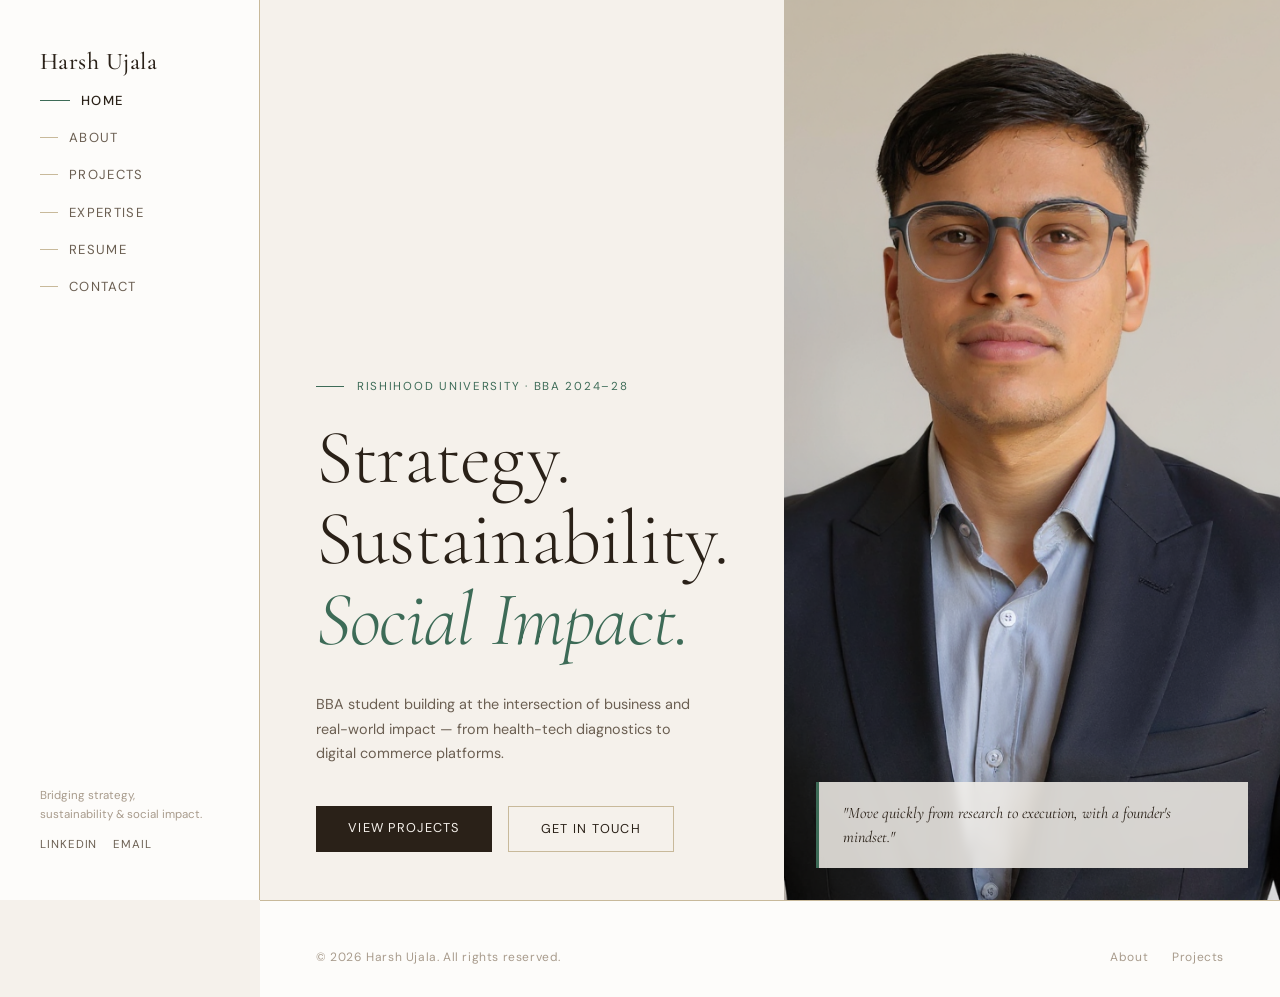
<file: index.html>
<!DOCTYPE html>
<html lang="en">
<head>
  <meta charset="UTF-8">
  <meta name="viewport" content="width=device-width, initial-scale=1.0">
  <title>Harsh Ujala — BBA Student & Business Thinker</title>
  <link rel="stylesheet" href="style.css">
</head>
<body>

  <!-- SIDEBAR -->
  <aside class="sidebar">
    <a href="index.html" class="sidebar-brand">Harsh Ujala</a>
    <a> 
    
    
    </a>
   
    
    <nav class="sidebar-nav">
      <a href="index.html">Home</a>
      <a href="about.html">About</a>
      <a href="projects.html">Projects</a>
      <a href="skills.html" >Expertise</a>
      <a href="resume.html">Resume</a>
      <a href="contact.html">Contact</a>
      
    </nav>
    <div class="sidebar-bottom">
      <p>Bridging strategy,<br>sustainability &amp; social impact.</p>
      <div class="sidebar-socials">
        <a href="https://linkedin.com/in/harsh-ujala-b54bb031b" target="_blank">LinkedIn</a>
        <a href="mailto:harsh.ujala.2024@makers.rishihood.edu.in">Email</a>
      </div>
    </div>
  </aside>

  <!-- HAMBURGER -->
  <button class="hamburger" id="hamburger" aria-label="Toggle menu">
    <span></span><span></span><span></span>
  </button>

  <!-- MAIN -->
  <div class="page-wrap">

    <!-- HERO -->
    <section class="hero" id="home" style="border-top:none; padding:0;">
      <div class="hero-top">

        <div class="hero-left fade-up">
          <span class="hero-eyebrow">Rishihood University · BBA 2024–28</span>
          <h1 class="hero-title">
            Strategy.<br>
            Sustainability.<br>
            <em>Social Impact.</em>
          </h1>
          <p class="hero-subtitle">
            BBA student building at the intersection of business and real-world impact —
            from health-tech diagnostics to digital commerce platforms.
          </p>
          <div class="hero-ctas">
            <a href="projects.html" class="btn-primary">View Projects</a>
            <a href="contact.html" class="btn-outline">Get in Touch</a>
          </div>
        </div>

        <div class="hero-right">
          <img src="profile.png" alt="Harsh Ujala">
          <div class="hero-right-overlay">
            <p>"Move quickly from research to execution, with a founder's mindset."</p>
          </div>
        </div>

      </div>
    </section>

    <!-- ABOUT STRIP -->

    <!-- SKILLS STRIP -->

    <!-- FOOTER -->
    <footer class="site-footer">
      <span class="footer-copy">&copy; <span class="footer-year"></span> Harsh Ujala. All rights reserved.</span>
      <div class="footer-links">
        <a href="about.html">About</a>
        <a href="projects.html">Projects</a>
      </div>
    </footer>

  </div>

  <a href="#" class="back-top" aria-label="Back to top">↑</a>
  <script src="script.js"></script>
</body>
</html>
</file>
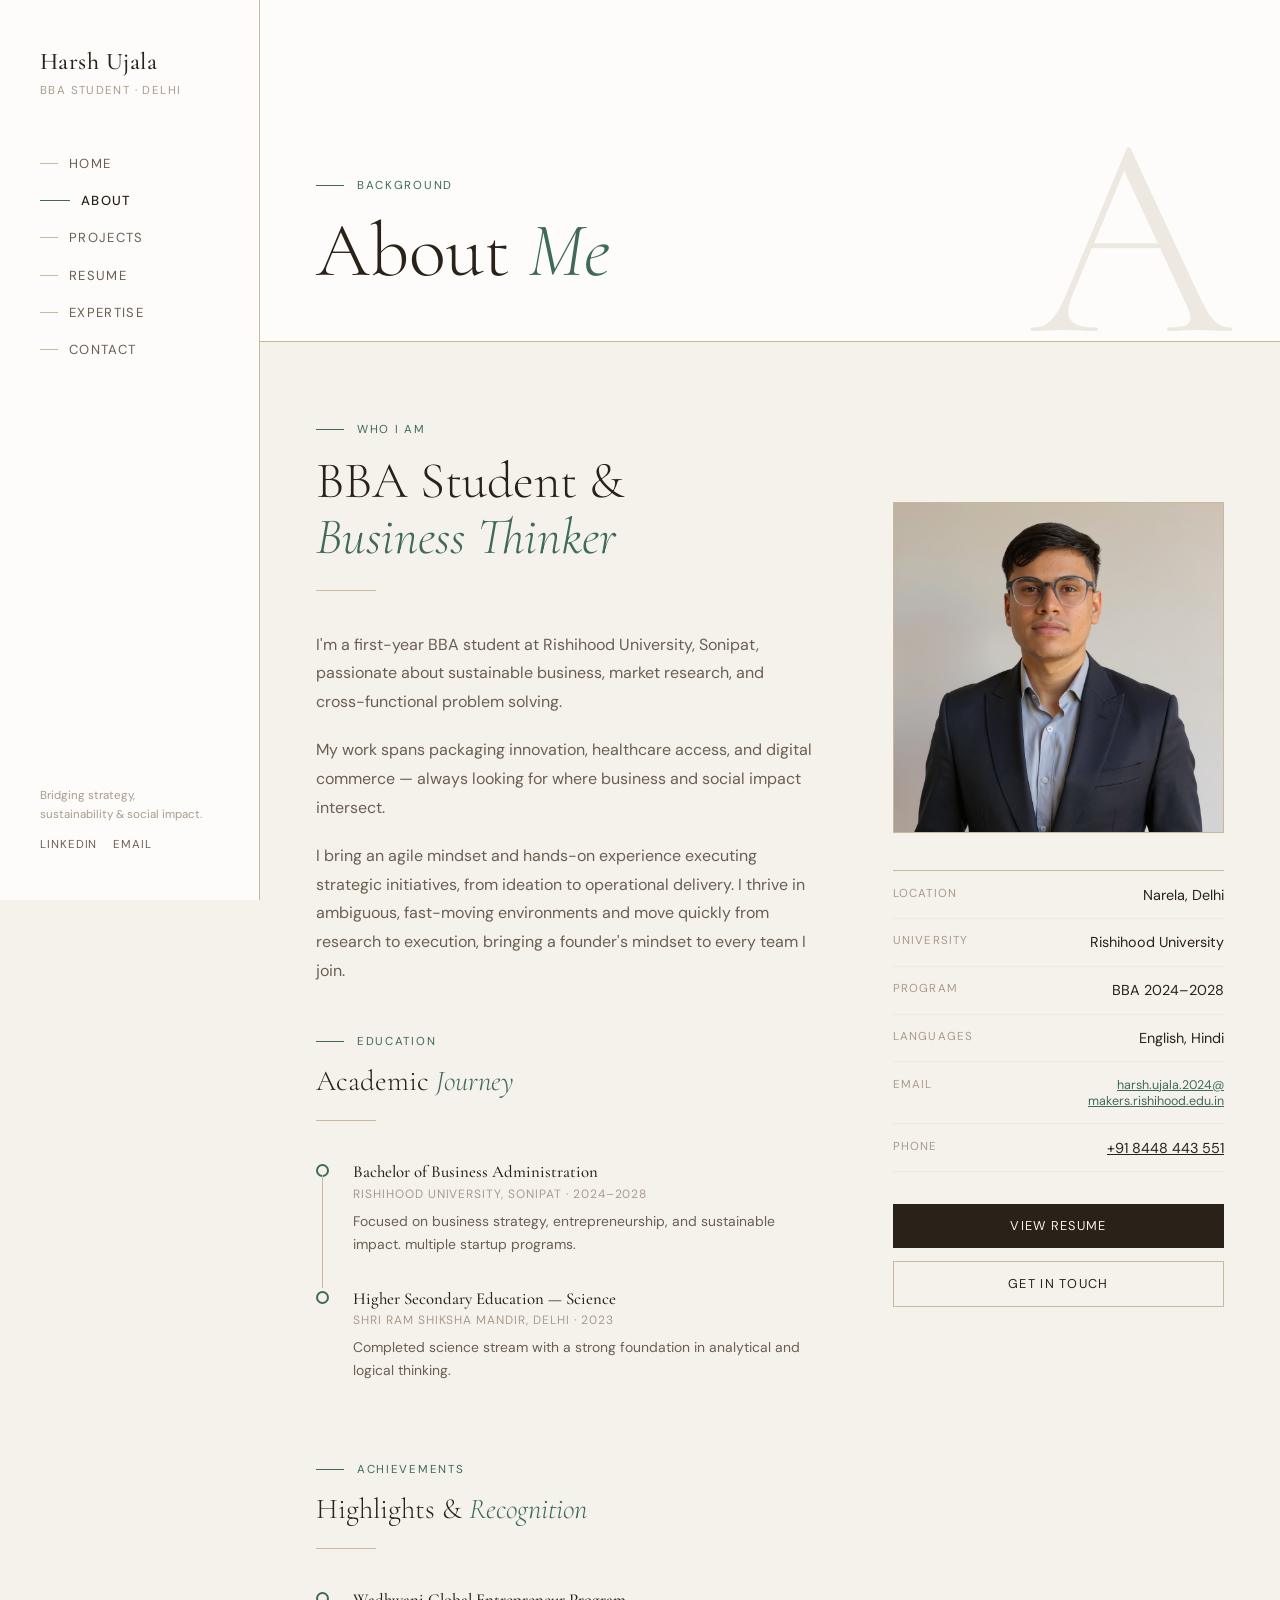
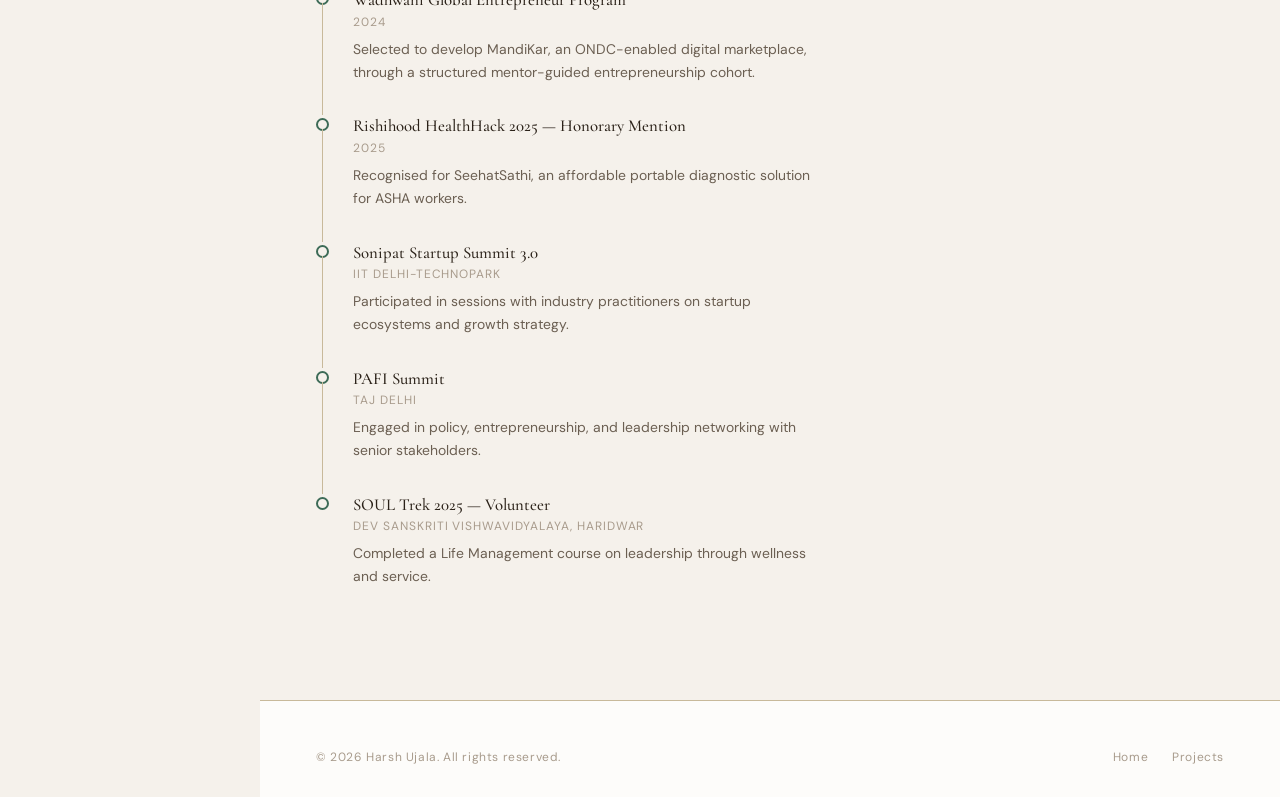
<file: about.html>
<!DOCTYPE html>
<html lang="en">
<head>
  <meta charset="UTF-8">
  <meta name="viewport" content="width=device-width, initial-scale=1.0">
  <title>About — Harsh Ujala</title>
  <link rel="stylesheet" href="style.css">
</head>
<body>

  <aside class="sidebar">
    <a href="index.html" class="sidebar-brand">Harsh Ujala</a>
    <p class="sidebar-tagline">BBA Student · Delhi</p>
    <nav class="sidebar-nav">
      <a href="index.html">Home</a>
      <a href="about.html" class="active">About</a>
      <a href="projects.html">Projects</a>
      <a href="resume.html">Resume</a>
      <a href="skills.html">Expertise</a>
      <a href="contact.html">Contact</a>
      
    </nav>
    <div class="sidebar-bottom">
      <p>Bridging strategy,<br>sustainability &amp; social impact.</p>
      <div class="sidebar-socials">
        <a href="https://linkedin.com/in/harsh-ujala-b54bb031b" target="_blank">LinkedIn</a>
        <a href="mailto:harsh.ujala.2024@makers.rishihood.edu.in">Email</a>
      </div>
    </div>
  </aside>

  <button class="hamburger" id="hamburger" aria-label="Toggle menu">
    <span></span><span></span><span></span>
  </button>

  <div class="page-wrap">

    <div class="page-banner" data-letter="A">
      <div class="banner-content">
        <span class="section-eyebrow">Background</span>
        <h1 class="section-title" style="font-size: clamp(3rem,6vw,5rem); margin-bottom:0;">About <em>Me</em></h1>
      </div>
    </div>

    <div class="about-page-grid">

      <div class="about-page-text fade-up">
        <span class="section-eyebrow">Who I Am</span>
        <h2 class="section-title">BBA Student &amp;<br><em>Business Thinker</em></h2>
        <div class="rule"></div>

        <p>
          I'm a first-year BBA student at Rishihood University, Sonipat, passionate about sustainable business,
          market research, and cross-functional problem solving.
        </p>
        <p>
          My work spans packaging innovation, healthcare access, and digital commerce —
          always looking for where business and social impact intersect.
        </p>
        <p>
          I bring an agile mindset and hands-on experience executing strategic initiatives,
          from ideation to operational delivery. I thrive in ambiguous, fast-moving environments
          and move quickly from research to execution, bringing a founder's mindset to every team I join.
        </p>

        <div style="margin-top: 3rem;">
          <span class="section-eyebrow">Education</span>
          <h3 class="section-title" style="font-size: 1.8rem; margin-bottom: 0.5rem;">Academic <em>Journey</em></h3>
          <div class="rule"></div>

          <div class="timeline">
            <div class="timeline-item">
              <div class="timeline-dot"></div>
              <div class="timeline-body">
                <h4>Bachelor of Business Administration</h4>
                <span>Rishihood University, Sonipat · 2024–2028</span>
                <p>Focused on business strategy, entrepreneurship, and sustainable impact. multiple startup programs.</p>
              </div>
            </div>

            <div class="timeline-item">
              <div class="timeline-dot"></div>
              <div class="timeline-body">
                <h4>Higher Secondary Education — Science</h4>
                <span>Shri Ram Shiksha Mandir, Delhi · 2023</span>
                <p>Completed science stream with a strong foundation in analytical and logical thinking.</p>
              </div>
            </div>
          </div>
        </div>

        <div style="margin-top: 3rem;">
          <span class="section-eyebrow">Achievements</span>
          <h3 class="section-title" style="font-size: 1.8rem; margin-bottom: 0.5rem;">Highlights &amp; <em>Recognition</em></h3>
          <div class="rule"></div>

          <div class="timeline">
            <div class="timeline-item">
              <div class="timeline-dot"></div>
              <div class="timeline-body">
                <h4>Wadhwani Global Entrepreneur Program</h4>
                <span>2024</span>
                <p>Selected to develop MandiKar, an ONDC-enabled digital marketplace, through a structured mentor-guided entrepreneurship cohort.</p>
              </div>
            </div>
            <div class="timeline-item">
              <div class="timeline-dot"></div>
              <div class="timeline-body">
                <h4>Rishihood HealthHack 2025 — Honorary Mention</h4>
                <span>2025</span>
                <p>Recognised for SeehatSathi, an affordable portable diagnostic solution for ASHA workers.</p>
              </div>
            </div>
            <div class="timeline-item">
              <div class="timeline-dot"></div>
              <div class="timeline-body">
                <h4>Sonipat Startup Summit 3.0</h4>
                <span>IIT Delhi-Technopark</span>
                <p>Participated in sessions with industry practitioners on startup ecosystems and growth strategy.</p>
              </div>
            </div>
            <div class="timeline-item">
              <div class="timeline-dot"></div>
              <div class="timeline-body">
                <h4>PAFI Summit</h4>
                <span>Taj Delhi</span>
                <p>Engaged in policy, entrepreneurship, and leadership networking with senior stakeholders.</p>
              </div>
            </div>
            <div class="timeline-item">
              <div class="timeline-dot"></div>
              <div class="timeline-body">
                <h4>SOUL Trek 2025 — Volunteer</h4>
                <span>Dev Sanskriti Vishwavidyalaya, Haridwar</span>
                <p>Completed a Life Management course on leadership through wellness and service.</p>
              </div>
            </div>
          </div>
        </div>
      </div>

      <!-- RIGHT SIDEBAR -->
      <aside class="fade-up" style="padding-top: 5rem;">
        <img src="profile.png" alt="Harsh Ujala"
             style="width:100%; object-fit:cover; margin-bottom: 2rem; border: 1px solid var(--sand);">

        <div class="info-list">
          <div class="info-item"><span class="info-lbl">Location</span><span class="info-val">Narela, Delhi</span></div>
          <div class="info-item"><span class="info-lbl">University</span><span class="info-val">Rishihood University</span></div>
          <div class="info-item"><span class="info-lbl">Program</span><span class="info-val">BBA 2024–2028</span></div>
          <div class="info-item"><span class="info-lbl">Languages</span><span class="info-val">English, Hindi</span></div>
          <div class="info-item">
            <span class="info-lbl">Email</span>
            <span class="info-val" style="font-size:0.78rem;">
              <a href="mailto:harsh.ujala.2024@makers.rishihood.edu.in" style="color:var(--accent);">
                harsh.ujala.2024@<br>makers.rishihood.edu.in
              </a>
            </span>
          </div>
          <div class="info-item">
            <span class="info-lbl">Phone</span>
            <span class="info-val"><a href="tel:+918448443551" style="color:var(--ink);">+91 8448 443 551</a></span>
          </div>
        </div>

        <div style="margin-top:2rem; display:flex; flex-direction:column; gap:0.8rem;">
          <a href="resume.html" class="btn-primary" style="text-align:center;">View Resume</a>
          <a href="contact.html" class="btn-outline" style="text-align:center;">Get in Touch</a>
        </div>
      </aside>

    </div>

    <footer class="site-footer">
      <span class="footer-copy">&copy; <span class="footer-year"></span> Harsh Ujala. All rights reserved.</span>
      <div class="footer-links">
        <a href="index.html">Home</a>
        <a href="projects.html">Projects</a>
      </div>
    </footer>

  </div>

  <a href="#" class="back-top" aria-label="Back to top">↑</a>
  <script src="script.js"></script>
</body>
</html>
</file>
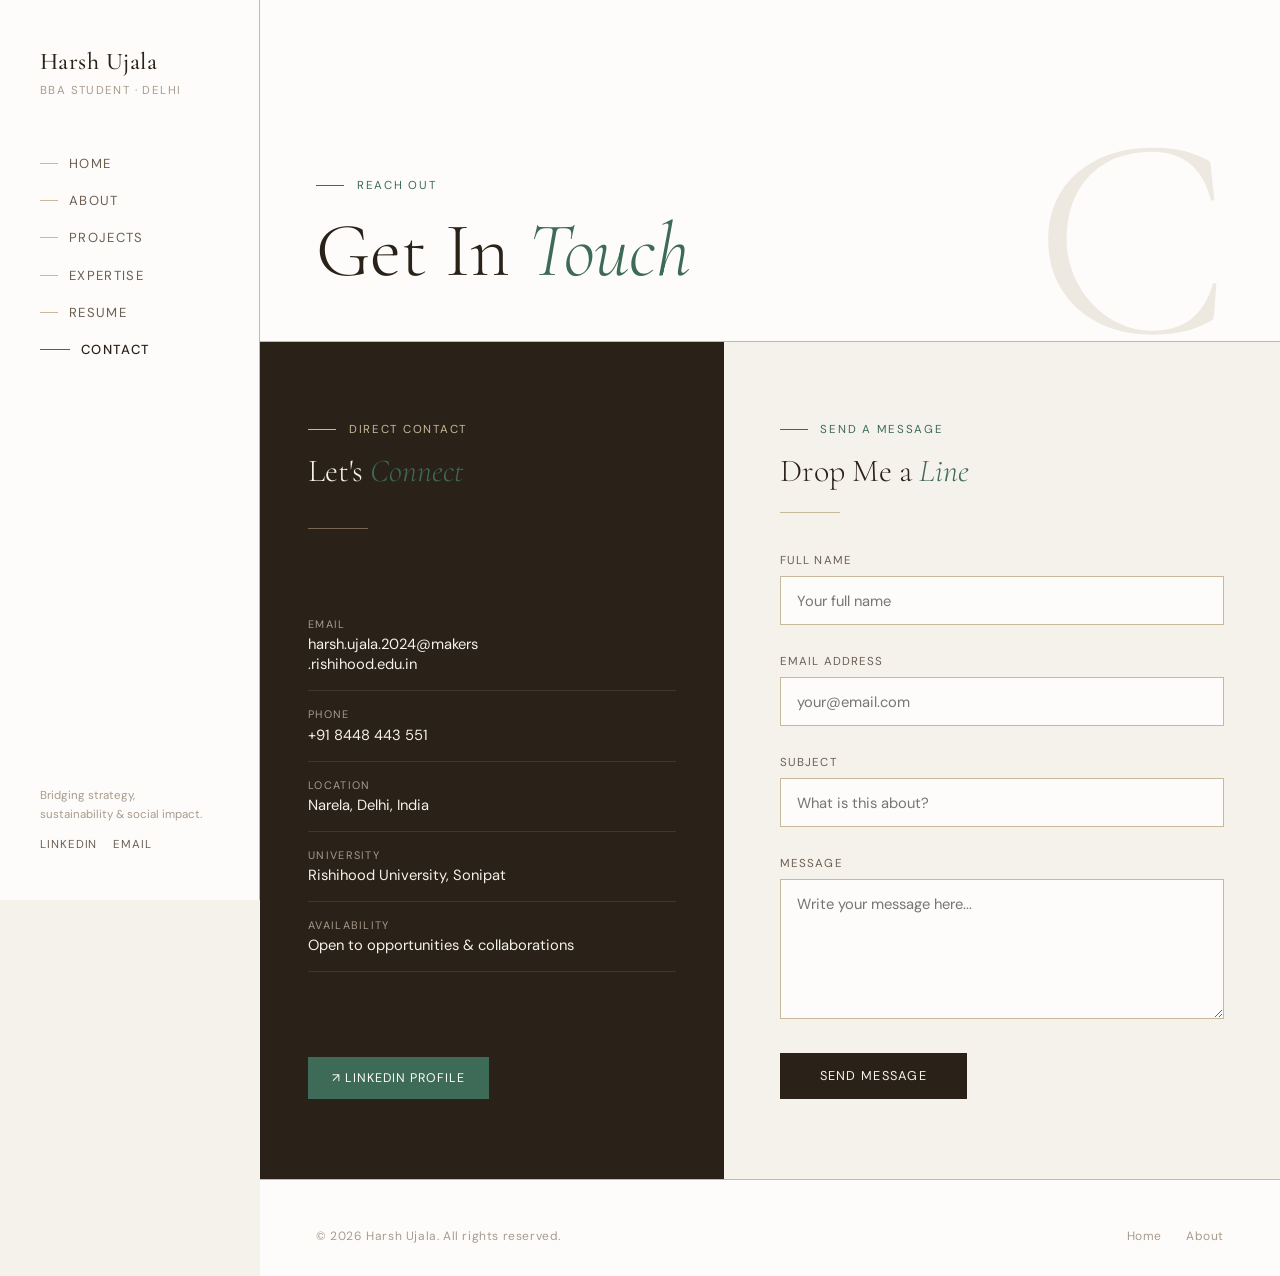
<file: contact.html>
<!DOCTYPE html>
<html lang="en">
<head>
  <meta charset="UTF-8">
  <meta name="viewport" content="width=device-width, initial-scale=1.0">
  <title>Contact — Harsh Ujala</title>
  <link rel="stylesheet" href="style.css">
</head>
<body>

  <aside class="sidebar">
    <a href="index.html" class="sidebar-brand">Harsh Ujala</a>
    <p class="sidebar-tagline">BBA Student · Delhi</p>
    <nav class="sidebar-nav">
      <a href="index.html">Home</a>
      <a href="about.html">About</a>
      <a href="projects.html">Projects</a>
     <a href="skills.html">Expertise</a>
      <a href="resume.html">Resume</a>
      <a href="contact.html" class="active">Contact</a>
      
    </nav>
    <div class="sidebar-bottom">
      <p>Bridging strategy,<br>sustainability &amp; social impact.</p>
      <div class="sidebar-socials">
        <a href="https://linkedin.com/in/harsh-ujala-b54bb031b" target="_blank">LinkedIn</a>
        <a href="mailto:harsh.ujala.2024@makers.rishihood.edu.in">Email</a>
      </div>
    </div>
  </aside>

  <button class="hamburger" id="hamburger" aria-label="Toggle menu">
    <span></span><span></span><span></span>
  </button>

  <div class="page-wrap">

    <div class="page-banner" data-letter="C">
      <div class="banner-content">
        <span class="section-eyebrow">Reach Out</span>
        <h1 class="section-title" style="font-size: clamp(3rem,6vw,5rem); margin-bottom:0;">Get In <em>Touch</em></h1>
      </div>
    </div>

    <div class="contact-page">

      <!-- LEFT DARK PANEL -->
      <div class="contact-left-panel">
        <span class="section-eyebrow">Direct Contact</span>
        <h2 class="section-title" style="font-size:2rem;">Let's <em>Connect</em></h2>
        <div class="rule"></div>

        <div class="contact-info-block">
          <div class="contact-info-row">
            <span class="contact-info-lbl">Email</span>
            <span class="contact-info-val">
              <a href="mailto:harsh.ujala.2024@makers.rishihood.edu.in">
                harsh.ujala.2024@makers<br>.rishihood.edu.in
              </a>
            </span>
          </div>
          <div class="contact-info-row">
            <span class="contact-info-lbl">Phone</span>
            <span class="contact-info-val">
              <a href="tel:+918448443551">+91 8448 443 551</a>
            </span>
          </div>
          <div class="contact-info-row">
            <span class="contact-info-lbl">Location</span>
            <span class="contact-info-val">Narela, Delhi, India</span>
          </div>
          <div class="contact-info-row">
            <span class="contact-info-lbl">University</span>
            <span class="contact-info-val">Rishihood University, Sonipat</span>
          </div>
          <div class="contact-info-row">
            <span class="contact-info-lbl">Availability</span>
            <span class="contact-info-val">Open to opportunities &amp; collaborations</span>
          </div>
        </div>

        <a href="https://linkedin.com/in/harsh-ujala-b54bb031b" target="_blank" class="linkedin-pill">
          ↗ LinkedIn Profile
        </a>
      </div>

      <!-- RIGHT FORM PANEL -->
      <div class="contact-right-panel">
        <span class="section-eyebrow">Send a Message</span>
        <h2 class="section-title" style="font-size:2rem;">Drop Me a <em>Line</em></h2>
        <div class="rule"></div>

        <form id="contact-form">
          <div class="form-group">
            <label class="form-label" for="full-name">Full Name</label>
            <input class="form-input" type="text" id="full-name" name="full-name"
                   placeholder="Your full name" required>
          </div>

          <div class="form-group">
            <label class="form-label" for="email">Email Address</label>
            <input class="form-input" type="email" id="email" name="email"
                   placeholder="your@email.com" required>
          </div>

          <div class="form-group">
            <label class="form-label" for="subject">Subject</label>
            <input class="form-input" type="text" id="subject" name="subject"
                   placeholder="What is this about?">
          </div>

          <div class="form-group">
            <label class="form-label" for="message">Message</label>
            <textarea class="form-textarea" id="message" name="message"
                      placeholder="Write your message here..."></textarea>
          </div>

          <button type="submit" class="form-submit">Send Message</button>
          <div class="form-success" id="form-success"></div>
        </form>
      </div>

    </div>

    <footer class="site-footer">
      <span class="footer-copy">&copy; <span class="footer-year"></span> Harsh Ujala. All rights reserved.</span>
      <div class="footer-links">
        <a href="index.html">Home</a>
        <a href="about.html">About</a>
      </div>
    </footer>

  </div>

  <a href="#" class="back-top" aria-label="Back to top">↑</a>
  <script src="script.js"></script>
</body>
</html>
</file>
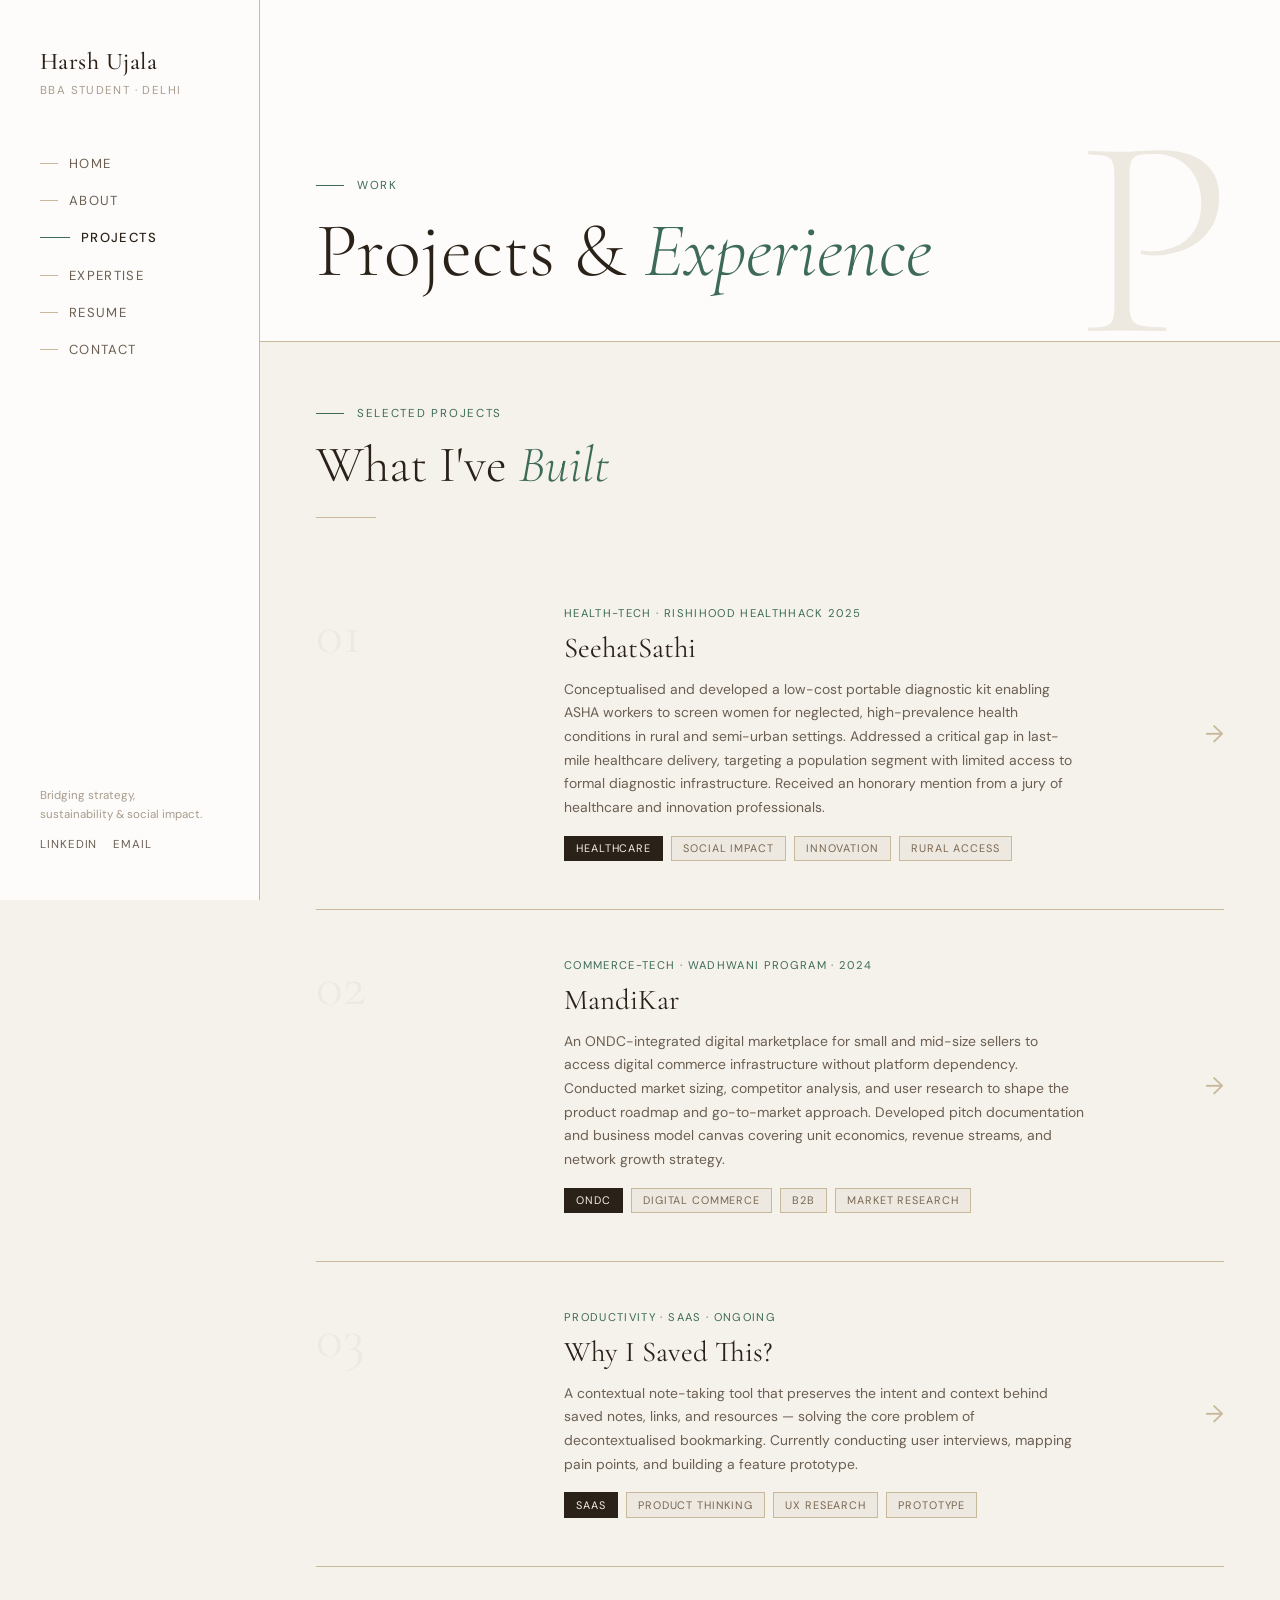
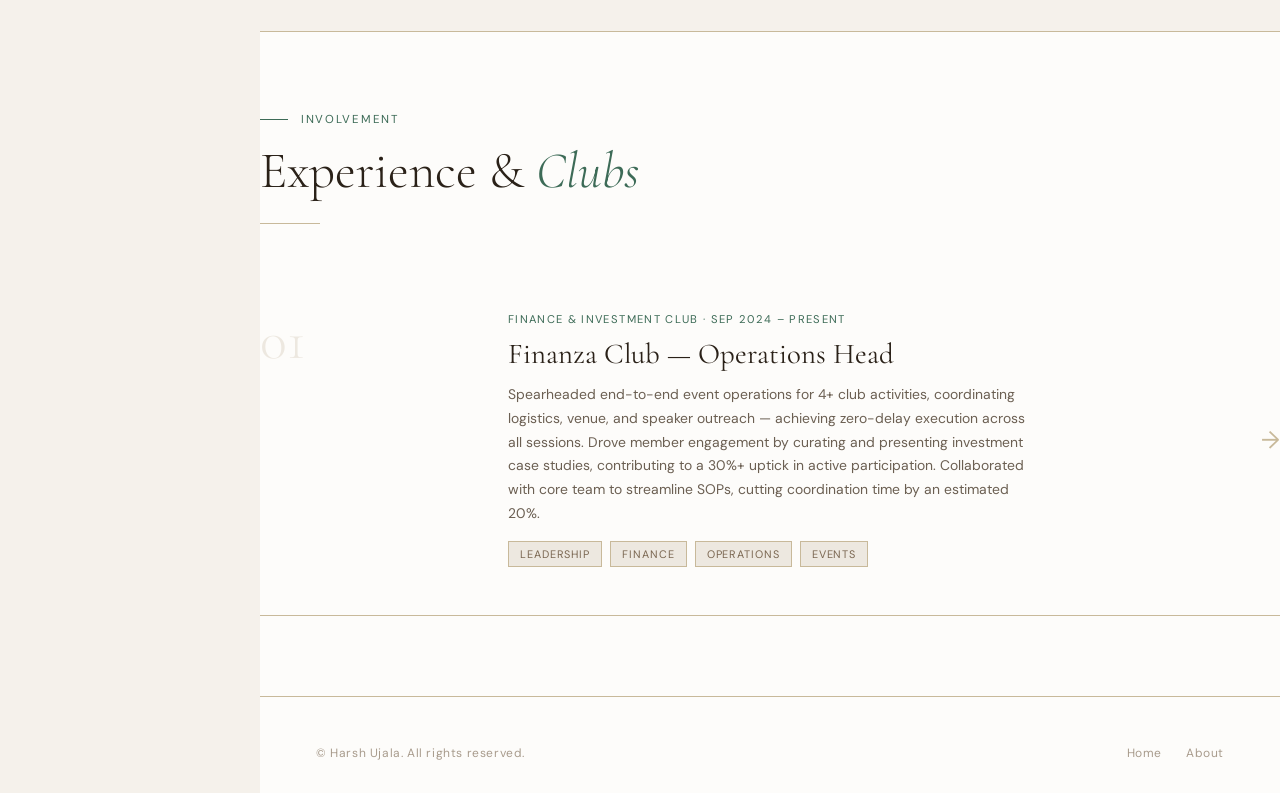
<file: projects.html>
<!DOCTYPE html>
<html lang="en">
<head>
  <meta charset="UTF-8">
  <meta name="viewport" content="width=device-width, initial-scale=1.0">
  <title>Projects — Harsh Ujala</title>
  <link rel="stylesheet" href="style.css">
</head>
<body>

  <aside class="sidebar">
    <a href="index.html" class="sidebar-brand">Harsh Ujala</a>
    <p class="sidebar-tagline">BBA Student · Delhi</p>
    <nav class="sidebar-nav">
      <a href="index.html">Home</a>
      <a href="about.html">About</a>
      <a href="projects.html" class="active">Projects</a>
      <a href="skills.html">Expertise</a>
       <a href="resume.html">Resume</a>
      <a href="contact.html">Contact</a>
     
    </nav>
    <div class="sidebar-bottom">
      <p>Bridging strategy,<br>sustainability &amp; social impact.</p>
      <div class="sidebar-socials">
        <a href="https://linkedin.com/in/harsh-ujala-b54bb031b" target="_blank">LinkedIn</a>
        <a href="mailto:harsh.ujala.2024@makers.rishihood.edu.in">Email</a>
      </div>
    </div>
  </aside>

  <button class="hamburger" id="hamburger" aria-label="Toggle menu">
    <span></span><span></span><span></span>
  </button>

  <div class="page-wrap">

    <div class="page-banner" data-letter="P">
      <div class="banner-content">
        <span class="section-eyebrow">Work</span>
        <h1 class="section-title" style="font-size: clamp(3rem,6vw,5rem); margin-bottom:0;">Projects &amp; <em>Experience</em></h1>
      </div>
    </div>

    <div class="proj-list">
      <span class="section-eyebrow">Selected Projects</span>
      <h2 class="section-title">What I've <em>Built</em></h2>
      <div class="rule"></div>

      <div class="proj-row fade-up">
        <div class="proj-row-num">01</div>
        <div class="proj-row-meta">
          <span class="proj-row-tag">Health-Tech · Rishihood HealthHack 2025</span>
          <div class="proj-row-title">SeehatSathi</div>
          <p class="proj-row-desc">
            Conceptualised and developed a low-cost portable diagnostic kit enabling ASHA workers to screen women
            for neglected, high-prevalence health conditions in rural and semi-urban settings.
            Addressed a critical gap in last-mile healthcare delivery, targeting a population segment with limited
            access to formal diagnostic infrastructure. Received an honorary mention from a jury of healthcare
            and innovation professionals.
          </p>
          <div class="tags">
            <span class="tag tag-accent">Healthcare</span>
            <span class="tag">Social Impact</span>
            <span class="tag">Innovation</span>
            <span class="tag">Rural Access</span>
          </div>
        </div>
        <div class="proj-row-arrow">→</div>
      </div>

      <div class="proj-row fade-up">
        <div class="proj-row-num">02</div>
        <div class="proj-row-meta">
          <span class="proj-row-tag">Commerce-Tech · Wadhwani Program · 2024</span>
          <div class="proj-row-title">MandiKar</div>
          <p class="proj-row-desc">
            An ONDC-integrated digital marketplace for small and mid-size sellers to access digital commerce
            infrastructure without platform dependency. Conducted market sizing, competitor analysis, and user
            research to shape the product roadmap and go-to-market approach. Developed pitch documentation and
            business model canvas covering unit economics, revenue streams, and network growth strategy.
          </p>
          <div class="tags">
            <span class="tag tag-accent">ONDC</span>
            <span class="tag">Digital Commerce</span>
            <span class="tag">B2B</span>
            <span class="tag">Market Research</span>
          </div>
        </div>
        <div class="proj-row-arrow">→</div>
      </div>

      <div class="proj-row fade-up">
        <div class="proj-row-num">03</div>
        <div class="proj-row-meta">
          <span class="proj-row-tag">Productivity · SaaS · Ongoing</span>
          <div class="proj-row-title">Why I Saved This?</div>
          <p class="proj-row-desc">
            A contextual note-taking tool that preserves the intent and context behind saved notes, links, and
            resources — solving the core problem of decontextualised bookmarking.
            Currently conducting user interviews, mapping pain points, and building a feature prototype.
          </p>
          <div class="tags">
            <span class="tag tag-accent">SaaS</span>
            <span class="tag">Product Thinking</span>
            <span class="tag">UX Research</span>
            <span class="tag">Prototype</span>
          </div>
        </div>
        <div class="proj-row-arrow">→</div>
      </div>
    </div>

    <section class="experience-section" style="background: var(--white); padding: 80px 0;">
      <span class="section-eyebrow">Involvement</span>
      <h2 class="section-title">Experience &amp; <em>Clubs</em></h2>
      <div class="rule"></div>

      <div class="proj-row fade-up">
        <div class="proj-row-num">01</div>
        <div class="proj-row-meta">
          <span class="proj-row-tag">Finance &amp; Investment Club · Sep 2024 – Present</span>
          <div class="proj-row-title">Finanza Club — Operations Head</div>
          <p class="proj-row-desc">
            Spearheaded end-to-end event operations for 4+ club activities, coordinating logistics, venue, and
            speaker outreach — achieving zero-delay execution across all sessions. Drove member engagement by
            curating and presenting investment case studies, contributing to a 30%+ uptick in active participation.
            Collaborated with core team to streamline SOPs, cutting coordination time by an estimated 20%.
          </p>
          <div class="tags">
            <span class="tag">Leadership</span>
            <span class="tag">Finance</span>
            <span class="tag">Operations</span>
            <span class="tag">Events</span>
          </div>
        </div>
        <div class="proj-row-arrow">→</div>
      </div>
    </section>

    <footer class="site-footer">
      <span class="footer-copy">&copy; Harsh Ujala. All rights reserved.</span>
      <div class="footer-links">
        <a href="index.html">Home</a>
        <a href="about.html">About</a>
        
      </div>
    </footer>

  </div>

  <a href="#" class="back-top" aria-label="Back to top">↑</a>
  <script src="script.js"></script>
</body>
</html>
</file>
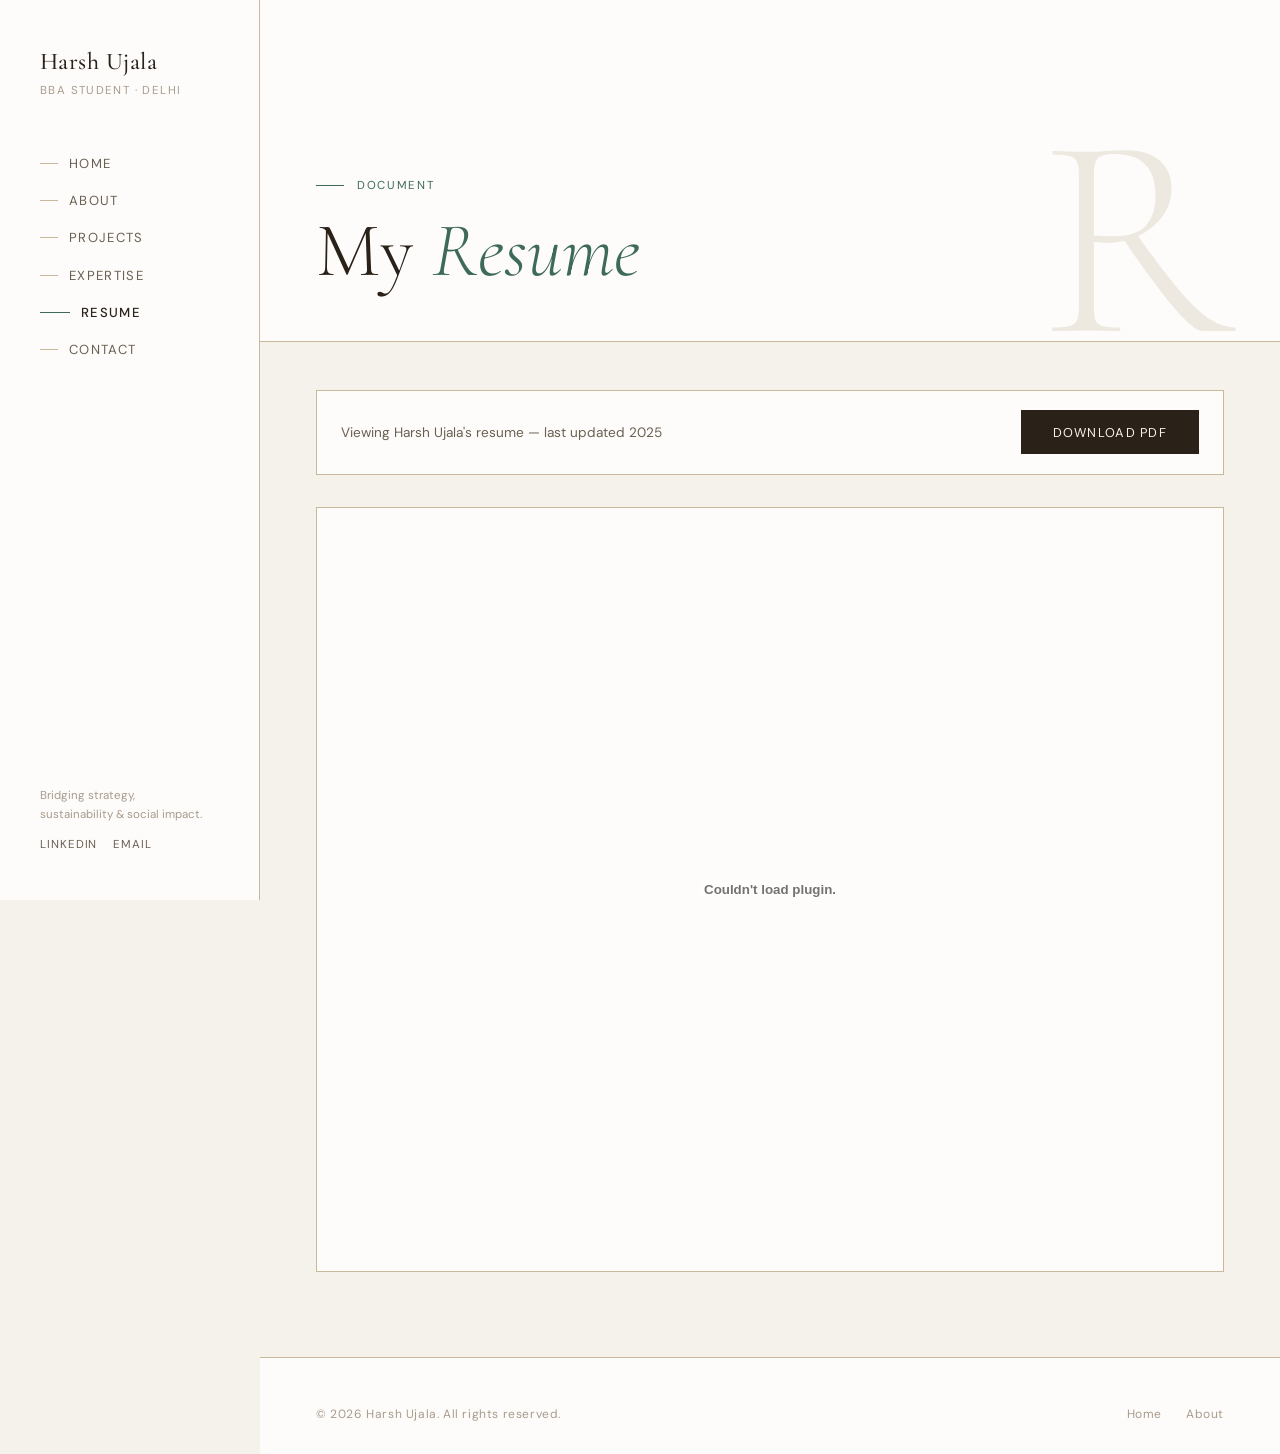
<file: resume.html>
<!DOCTYPE html>
<html lang="en">
<head>
  <meta charset="UTF-8">
  <meta name="viewport" content="width=device-width, initial-scale=1.0">
  <title>Résumé — Harsh Ujala</title>
  <link rel="stylesheet" href="style.css">
</head>
<body>

  <aside class="sidebar">
    <a href="index.html" class="sidebar-brand">Harsh Ujala</a>
    <p class="sidebar-tagline">BBA Student · Delhi</p>
    <nav class="sidebar-nav">
      <a href="index.html">Home</a>
      <a href="about.html">About</a>
      <a href="projects.html">Projects</a>
      <a href="skills.html">Expertise</a>
      <a href="resume.html" class="active">Resume</a>
      <a href="contact.html">Contact</a>
      
    </nav>
    <div class="sidebar-bottom">
      <p>Bridging strategy,<br>sustainability &amp; social impact.</p>
      <div class="sidebar-socials">
        <a href="https://linkedin.com/in/harsh-ujala-b54bb031b" target="_blank">LinkedIn</a>
        <a href="mailto:harsh.ujala.2024@makers.rishihood.edu.in">Email</a>
      </div>
    </div>
  </aside>

  <button class="hamburger" id="hamburger" aria-label="Toggle menu">
    <span></span><span></span><span></span>
  </button>

  <div class="page-wrap">

    <div class="page-banner" data-letter="R">
      <div class="banner-content">
        <span class="section-eyebrow">Document</span>
        <h1 class="section-title" style="font-size: clamp(3rem,6vw,5rem); margin-bottom:0;">My <em>Resume</em></h1>
      </div>
    </div>

    <div class="resume-page">
      <div class="resume-download-bar">
        <p>Viewing Harsh Ujala's resume — last updated 2025</p>
        <a href="resume.pdf" download class="btn-primary">Download PDF</a>
      </div>
      <embed src="resume.pdf" type="application/pdf" class="pdf-viewer">
    </div>

    <footer class="site-footer">
      <span class="footer-copy">&copy; <span class="footer-year"></span> Harsh Ujala. All rights reserved.</span>
      <div class="footer-links">
        <a href="index.html">Home</a>
        <a href="about.html">About</a>
      </div>
    </footer>

  </div>

  <a href="#" class="back-top" aria-label="Back to top">↑</a>
  <script src="script.js"></script>
</body>
</html>
</file>
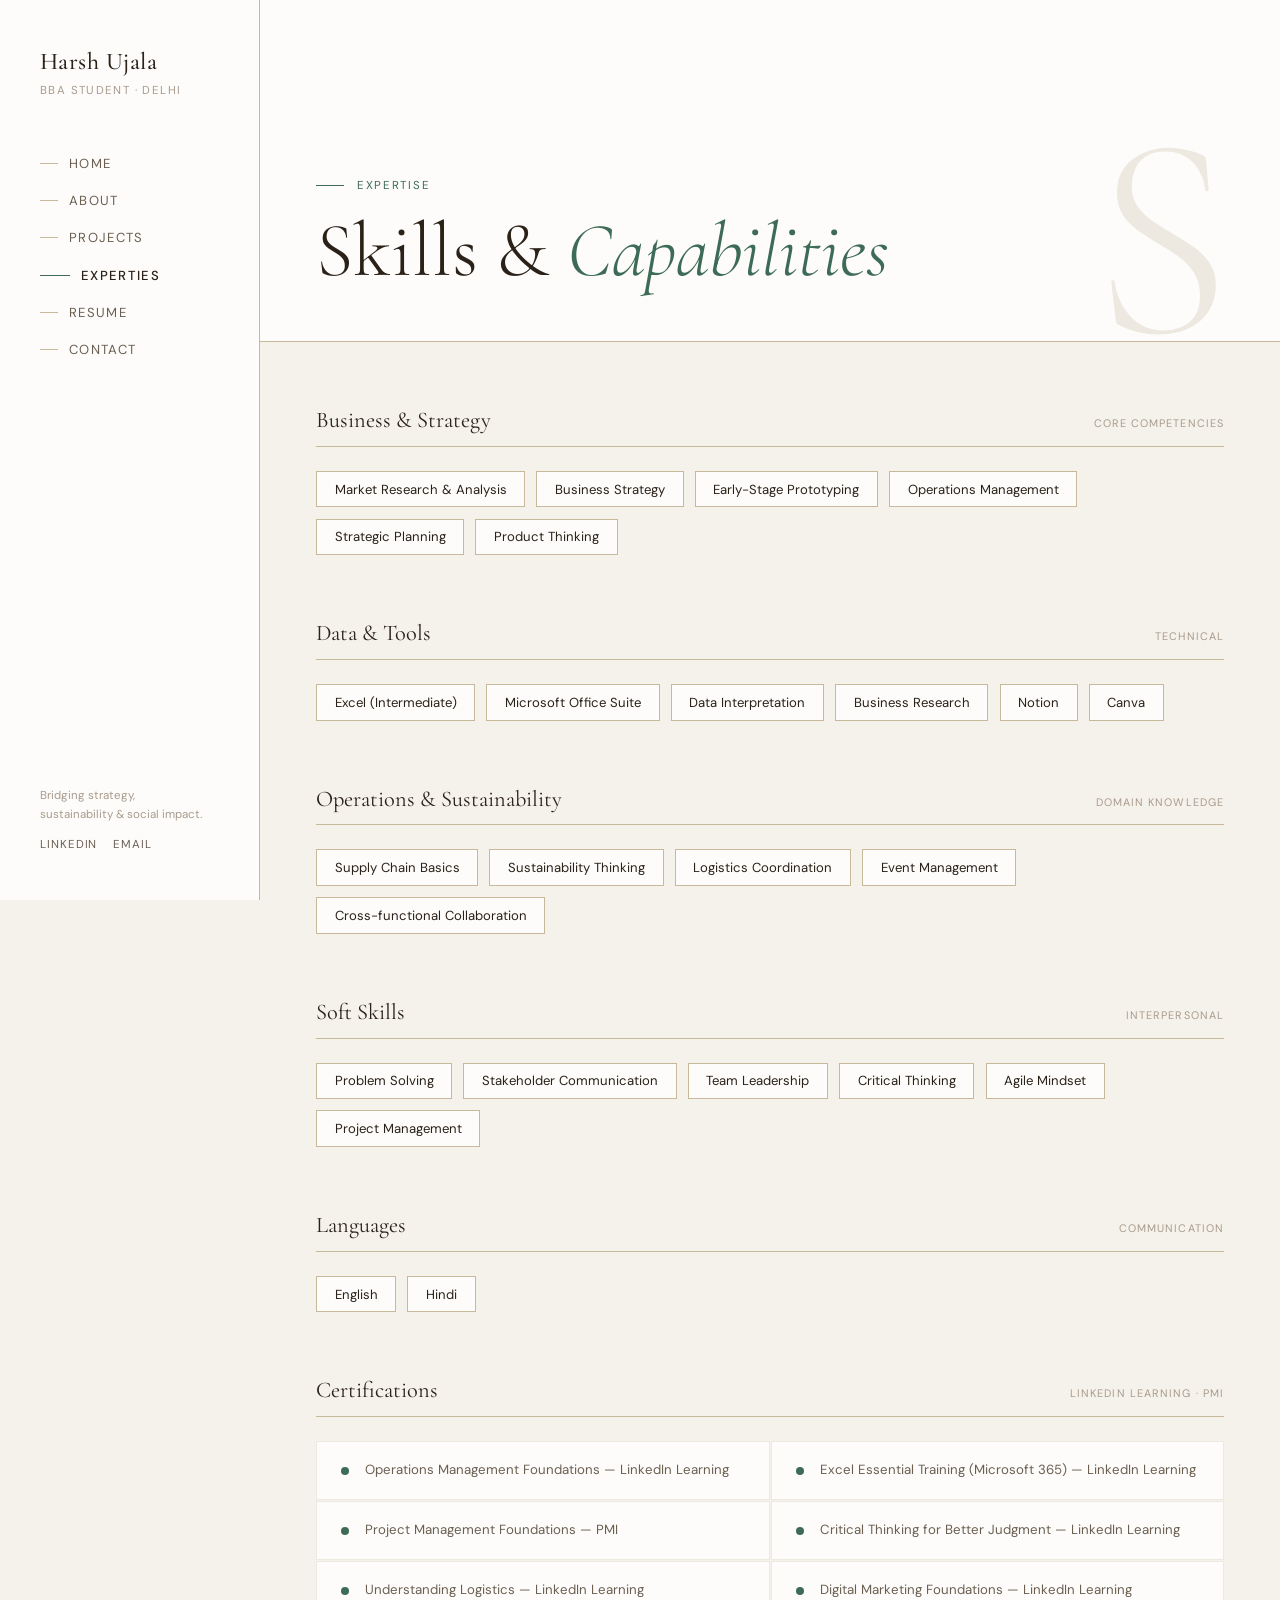
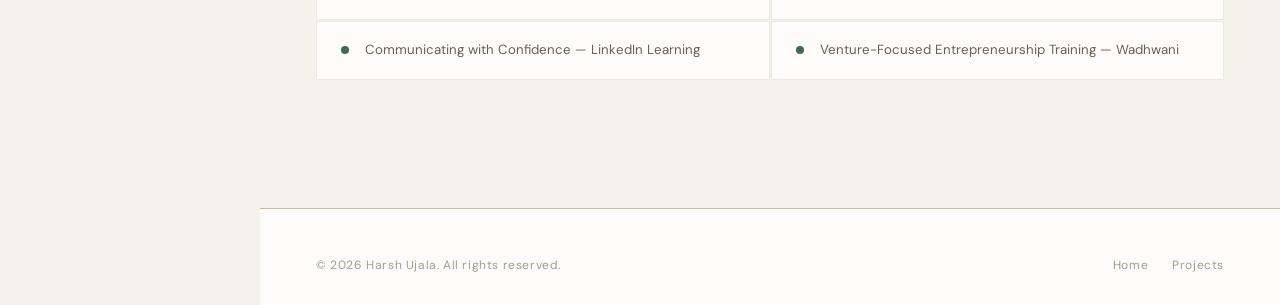
<file: skills.html>
<!DOCTYPE html>
<html lang="en">
<head>
  <meta charset="UTF-8">
  <meta name="viewport" content="width=device-width, initial-scale=1.0">
  <title>Skills — Harsh Ujala</title>
  <link rel="stylesheet" href="style.css">
</head>
<body>

  <aside class="sidebar">
    <a href="index.html" class="sidebar-brand">Harsh Ujala</a>
    <p class="sidebar-tagline">BBA Student · Delhi</p>
    <nav class="sidebar-nav">
      <a href="index.html">Home</a>
      <a href="about.html">About</a>
      <a href="projects.html">Projects</a>
      <a href="skills.html" class="active">Experties</a>
       <a href="resume.html">Resume</a>
      <a href="contact.html">Contact</a>
     
    </nav>
    <div class="sidebar-bottom">
      <p>Bridging strategy,<br>sustainability &amp; social impact.</p>
      <div class="sidebar-socials">
        <a href="https://linkedin.com/in/harsh-ujala-b54bb031b" target="_blank">LinkedIn</a>
        <a href="mailto:harsh.ujala.2024@makers.rishihood.edu.in">Email</a>
      </div>
    </div>
  </aside>

  <button class="hamburger" id="hamburger" aria-label="Toggle menu">
    <span></span><span></span><span></span>
  </button>

  <div class="page-wrap">

    <div class="page-banner" data-letter="S">
      <div class="banner-content">
        <span class="section-eyebrow">Expertise</span>
        <h1 class="section-title" style="font-size: clamp(3rem,6vw,5rem); margin-bottom:0;">Skills &amp; <em>Capabilities</em></h1>
      </div>
    </div>

    <div class="skills-page">

      <!-- Business & Strategy -->
      <div class="skills-group fade-up">
        <div class="skills-group-title">
          Business &amp; Strategy
          <span>Core Competencies</span>
        </div>
        <div class="skills-pills">
          <span class="skill-pill">Market Research &amp; Analysis</span>
          <span class="skill-pill">Business Strategy</span>
          <span class="skill-pill">Early-Stage Prototyping</span>
          <span class="skill-pill">Operations Management</span>
          <span class="skill-pill">Strategic Planning</span>
          <span class="skill-pill">Product Thinking</span>
        </div>
      </div>

      <!-- Data & Tools -->
      <div class="skills-group fade-up">
        <div class="skills-group-title">
          Data &amp; Tools
          <span>Technical</span>
        </div>
        <div class="skills-pills">
          <span class="skill-pill">Excel (Intermediate)</span>
          <span class="skill-pill">Microsoft Office Suite</span>
          <span class="skill-pill">Data Interpretation</span>
          <span class="skill-pill">Business Research</span>
          <span class="skill-pill">Notion</span>
          <span class="skill-pill">Canva</span>
        </div>
      </div>

      <!-- Operations & Sustainability -->
      <div class="skills-group fade-up">
        <div class="skills-group-title">
          Operations &amp; Sustainability
          <span>Domain Knowledge</span>
        </div>
        <div class="skills-pills">
          <span class="skill-pill">Supply Chain Basics</span>
          <span class="skill-pill">Sustainability Thinking</span>
          <span class="skill-pill">Logistics Coordination</span>
          <span class="skill-pill">Event Management</span>
          <span class="skill-pill">Cross-functional Collaboration</span>
        </div>
      </div>

      <!-- Soft Skills -->
      <div class="skills-group fade-up">
        <div class="skills-group-title">
          Soft Skills
          <span>Interpersonal</span>
        </div>
        <div class="skills-pills">
          <span class="skill-pill">Problem Solving</span>
          <span class="skill-pill">Stakeholder Communication</span>
          <span class="skill-pill">Team Leadership</span>
          <span class="skill-pill">Critical Thinking</span>
          <span class="skill-pill">Agile Mindset</span>
          <span class="skill-pill">Project Management</span>
        </div>
      </div>

      <!-- Languages -->
      <div class="skills-group fade-up">
        <div class="skills-group-title">
          Languages
          <span>Communication</span>
        </div>
        <div class="skills-pills">
          <span class="skill-pill">English</span>
          <span class="skill-pill">Hindi</span>
        </div>
      </div>

      <!-- Certifications -->
      <div class="skills-group fade-up">
        <div class="skills-group-title">
          Certifications
          <span>LinkedIn Learning · PMI</span>
        </div>
        <div class="certs-list">
          <div class="cert-item"><div class="cert-dot"></div><span>Operations Management Foundations — LinkedIn Learning</span></div>
          <div class="cert-item"><div class="cert-dot"></div><span>Excel Essential Training (Microsoft 365) — LinkedIn Learning</span></div>
          <div class="cert-item"><div class="cert-dot"></div><span>Project Management Foundations — PMI</span></div>
          <div class="cert-item"><div class="cert-dot"></div><span>Critical Thinking for Better Judgment — LinkedIn Learning</span></div>
          <div class="cert-item"><div class="cert-dot"></div><span>Understanding Logistics — LinkedIn Learning</span></div>
          <div class="cert-item"><div class="cert-dot"></div><span>Digital Marketing Foundations — LinkedIn Learning</span></div>
          <div class="cert-item"><div class="cert-dot"></div><span>Communicating with Confidence — LinkedIn Learning</span></div>
          <div class="cert-item"><div class="cert-dot"></div><span>Venture-Focused Entrepreneurship Training — Wadhwani</span></div>
        </div>
      </div>

    </div>

    <footer class="site-footer">
      <span class="footer-copy">&copy; <span class="footer-year"></span> Harsh Ujala. All rights reserved.</span>
      <div class="footer-links">
        <a href="index.html">Home</a>
        <a href="projects.html">Projects</a>
      </div>
    </footer>

  </div>

  <a href="#" class="back-top" aria-label="Back to top">↑</a>
  <script src="script.js"></script>
</body>
</html>
</file>
<file: style.css>
@import url('https://fonts.googleapis.com/css2?family=Cormorant+Garamond:ital,wght@0,300;0,400;0,500;0,600;1,300;1,400&family=DM+Sans:wght@300;400;500&display=swap');

/* ─── RESET & TOKENS ─────────────────────────────────────────── */
*, *::before, *::after { margin: 0; padding: 0; box-sizing: border-box; }

:root {
  --cream:   #f5f1eb;
  --warm:    #ede8e0;
  --sand:    #c8b99a;
  --brown:   #7a6650;
  --ink:     #2a2118;
  --mid:     #6b5f52;
  --light:   #a89b8c;
  --accent:  #3d6b57;   /* muted forest green */
  --white:   #fdfcfa;

  --serif:  'Cormorant Garamond', Georgia, serif;
  --sans:   'DM Sans', system-ui, sans-serif;

  --nav-w:  260px;
  --ease:   0.35s cubic-bezier(.4,0,.2,1);
}

html { font-size: 16px; scroll-behavior: smooth; }

body {
  font-family: var(--sans);
  background: var(--cream);
  color: var(--ink);
  min-height: 100vh;
  display: flex;
}

/* ─── SIDEBAR NAV ─────────────────────────────────────────────── */
.sidebar {
  position: fixed;
  top: 0; left: 0;
  width: var(--nav-w);
  height: 100vh;
  background: var(--white);
  border-right: 1px solid var(--sand);
  display: flex;
  flex-direction: column;
  padding: 3rem 2.5rem;
  z-index: 100;
  overflow-y: auto;
}

.sidebar-brand {
  font-family: var(--serif);
  font-size: 1.5rem;
  font-weight: 500;
  color: var(--ink);
  text-decoration: none;
  letter-spacing: 0.02em;
  line-height: 1.2;
  margin-bottom: 0.4rem;
}

.sidebar-tagline {
  font-size: 0.72rem;
  color: var(--light);
  letter-spacing: 0.12em;
  text-transform: uppercase;
  margin-bottom: 3rem;
  font-family: var(--sans);
}

.sidebar-nav {
  display: flex;
  flex-direction: column;
  gap: 0.1rem;
  flex: 1;
}

.sidebar-nav a {
  font-family: var(--sans);
  font-size: 0.82rem;
  letter-spacing: 0.1em;
  text-transform: uppercase;
  color: var(--mid);
  text-decoration: none;
  padding: 0.55rem 0;
  border-bottom: 1px solid transparent;
  transition: color var(--ease), border-color var(--ease);
  display: flex;
  align-items: center;
  gap: 0.7rem;
}

.sidebar-nav a::before {
  content: '';
  width: 18px;
  height: 1px;
  background: var(--sand);
  transition: width var(--ease), background var(--ease);
}

.sidebar-nav a:hover,
.sidebar-nav a.active {
  color: var(--ink);
}

.sidebar-nav a:hover::before,
.sidebar-nav a.active::before {
  width: 30px;
  background: var(--accent);
}

.sidebar-nav a.active {
  font-weight: 500;
}

.sidebar-bottom {
  margin-top: auto;
  padding-top: 2rem;
}

.sidebar-bottom p {
  font-size: 0.72rem;
  color: var(--light);
  line-height: 1.6;
  margin-bottom: 0.8rem;
}

.sidebar-socials {
  display: flex;
  gap: 1rem;
}

.sidebar-socials a {
  font-size: 0.72rem;
  letter-spacing: 0.08em;
  text-transform: uppercase;
  color: var(--mid);
  text-decoration: none;
  transition: color var(--ease);
}

.sidebar-socials a:hover { color: var(--accent); }

/* ─── MOBILE HAMBURGER ────────────────────────────────────────── */
.hamburger {
  display: none;
  position: fixed;
  top: 1.2rem; right: 1.2rem;
  z-index: 200;
  background: var(--white);
  border: 1px solid var(--sand);
  border-radius: 4px;
  padding: 0.5rem 0.7rem;
  cursor: pointer;
  flex-direction: column;
  gap: 4px;
}

.hamburger span {
  display: block;
  width: 22px;
  height: 1.5px;
  background: var(--ink);
  transition: var(--ease);
}

/* ─── MAIN CONTENT ────────────────────────────────────────────── */
.page-wrap {
  margin-left: var(--nav-w);
  flex: 1;
  min-height: 100vh;
}

/* ─── HERO ────────────────────────────────────────────────────── */
.hero {
  min-height: 100vh;
  display: grid;
  grid-template-rows: 1fr auto;
  padding: 0;
}

.hero-top {
  display: grid;
  grid-template-columns: 1fr 1fr;
  min-height: calc(100vh - 120px);
}

.hero-left {
  display: flex;
  flex-direction: column;
  justify-content: flex-end;
  padding: 4rem 3.5rem 3rem;
  background: var(--cream);
}

.hero-eyebrow {
  font-family: var(--sans);
  font-size: 0.72rem;
  letter-spacing: 0.15em;
  text-transform: uppercase;
  color: var(--accent);
  margin-bottom: 1.5rem;
  display: flex;
  align-items: center;
  gap: 0.8rem;
}

.hero-eyebrow::before {
  content: '';
  width: 28px;
  height: 1px;
  background: var(--accent);
}

.hero-title {
  font-family: var(--serif);
  font-size: clamp(3.5rem, 6vw, 5.5rem);
  font-weight: 300;
  color: var(--ink);
  line-height: 1.05;
  letter-spacing: -0.01em;
  margin-bottom: 2rem;
}

.hero-title em {
  font-style: italic;
  color: var(--accent);
}

.hero-subtitle {
  font-size: 0.9rem;
  color: var(--mid);
  line-height: 1.7;
  max-width: 380px;
  margin-bottom: 2.5rem;
}

.hero-ctas {
  display: flex;
  gap: 1rem;
  flex-wrap: wrap;
}

.btn-primary {
  background: var(--ink);
  color: var(--cream);
  padding: 0.85rem 2rem;
  font-family: var(--sans);
  font-size: 0.8rem;
  letter-spacing: 0.1em;
  text-transform: uppercase;
  text-decoration: none;
  border: none;
  cursor: pointer;
  transition: background var(--ease), color var(--ease);
}

.btn-primary:hover {
  background: var(--accent);
}

.btn-outline {
  background: transparent;
  color: var(--ink);
  padding: 0.85rem 2rem;
  font-family: var(--sans);
  font-size: 0.8rem;
  letter-spacing: 0.1em;
  text-transform: uppercase;
  text-decoration: none;
  border: 1px solid var(--sand);
  cursor: pointer;
  transition: border-color var(--ease), background var(--ease);
}

.btn-outline:hover {
  border-color: var(--ink);
  background: var(--warm);
}

.hero-right {
  position: relative;
  background: var(--warm);
  overflow: hidden;
}

.hero-right img {
  width: 100%;
  height: 100%;
  object-fit: cover;
  object-position: center top;
  display: block;
}

.hero-right-overlay {
  position: absolute;
  bottom: 2rem;
  left: 2rem;
  right: 2rem;
  background: rgba(245,241,235,0.85);
  backdrop-filter: blur(4px);
  padding: 1.2rem 1.5rem;
  border-left: 3px solid var(--accent);
}

.hero-right-overlay p {
  font-family: var(--serif);
  font-size: 1rem;
  font-style: italic;
  color: var(--ink);
  line-height: 1.5;
}

.hero-bottom {
  display: flex;
  border-top: 1px solid var(--sand);
}

.hero-stat {
  flex: 1;
  padding: 1.8rem 2.5rem;
  border-right: 1px solid var(--sand);
}

.hero-stat:last-child { border-right: none; }

.hero-stat-num {
  font-family: var(--serif);
  font-size: 2.2rem;
  color: var(--ink);
  display: block;
  line-height: 1;
  margin-bottom: 0.3rem;
}

.hero-stat-label {
  font-size: 0.72rem;
  letter-spacing: 0.1em;
  text-transform: uppercase;
  color: var(--light);
}

/* ─── SECTION SHARED ──────────────────────────────────────────── */
section {
  padding: 6rem 3.5rem;
  border-top: 1px solid var(--sand);
}

.section-eyebrow {
  font-family: var(--sans);
  font-size: 0.72rem;
  letter-spacing: 0.15em;
  text-transform: uppercase;
  color: var(--accent);
  margin-bottom: 1rem;
  display: flex;
  align-items: center;
  gap: 0.8rem;
}

.section-eyebrow::before {
  content: '';
  width: 28px;
  height: 1px;
  background: var(--accent);
}

.section-title {
  font-family: var(--serif);
  font-size: clamp(2.2rem, 4vw, 3.5rem);
  font-weight: 300;
  color: var(--ink);
  line-height: 1.1;
  margin-bottom: 1rem;
}

.section-title em {
  font-style: italic;
  color: var(--accent);
}

.rule {
  width: 60px;
  height: 1px;
  background: var(--sand);
  margin: 1.5rem 0 2.5rem;
}

/* ─── ABOUT SECTION (index) ───────────────────────────────────── */
.about-strip {
  display: grid;
  grid-template-columns: 1fr 1fr;
  gap: 5rem;
  align-items: start;
  padding: 6rem 3.5rem;
  border-top: 1px solid var(--sand);
}

.about-strip-text p {
  font-size: 1rem;
  color: var(--mid);
  line-height: 1.8;
  margin-bottom: 1.2rem;
}

.about-strip-aside {
  padding-top: 4rem;
}

.info-list {
  border-top: 1px solid var(--sand);
}

.info-item {
  display: flex;
  justify-content: space-between;
  padding: 0.9rem 0;
  border-bottom: 1px solid var(--warm);
  gap: 1rem;
}

.info-lbl {
  font-size: 0.72rem;
  letter-spacing: 0.1em;
  text-transform: uppercase;
  color: var(--light);
  flex-shrink: 0;
}

.info-val {
  font-size: 0.9rem;
  color: var(--ink);
  text-align: right;
}

/* ─── PROJECTS STRIP (index) ──────────────────────────────────── */
.projects-strip {
  padding: 6rem 3.5rem;
  border-top: 1px solid var(--sand);
  background: var(--white);
}

.projects-grid {
  display: grid;
  grid-template-columns: 1fr 1fr;
  gap: 2px;
  margin-top: 3rem;
}

.proj-card {
  background: var(--warm);
  padding: 2.5rem;
  cursor: pointer;
  transition: background var(--ease);
  text-decoration: none;
  display: block;
}

.proj-card:hover { background: var(--sand); }

.proj-card-tag {
  font-size: 0.68rem;
  letter-spacing: 0.12em;
  text-transform: uppercase;
  color: var(--accent);
  margin-bottom: 0.8rem;
  display: block;
}

.proj-card-title {
  font-family: var(--serif);
  font-size: 1.6rem;
  font-weight: 400;
  color: var(--ink);
  margin-bottom: 0.8rem;
  line-height: 1.2;
}

.proj-card-desc {
  font-size: 0.85rem;
  color: var(--mid);
  line-height: 1.7;
}

.proj-card-arrow {
  margin-top: 1.5rem;
  font-size: 0.8rem;
  color: var(--ink);
  letter-spacing: 0.05em;
}

/* ─── SKILLS SECTION (index) ──────────────────────────────────── */
.skills-strip {
  padding: 6rem 3.5rem;
  border-top: 1px solid var(--sand);
}

.skills-cols {
  display: grid;
  grid-template-columns: repeat(3, 1fr);
  gap: 3rem;
  margin-top: 3rem;
}

.skill-col-title {
  font-family: var(--serif);
  font-size: 1.1rem;
  font-weight: 500;
  color: var(--ink);
  margin-bottom: 1.2rem;
  padding-bottom: 0.6rem;
  border-bottom: 1px solid var(--sand);
}

.skill-item {
  font-size: 0.85rem;
  color: var(--mid);
  padding: 0.45rem 0;
  border-bottom: 1px solid var(--warm);
  display: flex;
  align-items: center;
  gap: 0.6rem;
}

.skill-item::before {
  content: '—';
  color: var(--sand);
  font-size: 0.7rem;
}

/* ─── PAGE BANNER ─────────────────────────────────────────────── */
.page-banner {
  min-height: 38vh;
  display: flex;
  align-items: flex-end;
  padding: 4rem 3.5rem 3rem;
  background: var(--white);
  border-bottom: 1px solid var(--sand);
  position: relative;
  overflow: hidden;
}

.page-banner::before {
  content: attr(data-letter);
  position: absolute;
  right: 3rem;
  bottom: -0.15em;
  font-family: var(--serif);
  font-size: 18rem;
  font-weight: 300;
  color: var(--warm);
  line-height: 1;
  pointer-events: none;
  user-select: none;
}

.banner-content { position: relative; z-index: 1; }

/* ─── ABOUT PAGE ──────────────────────────────────────────────── */
.about-page-grid {
  display: grid;
  grid-template-columns: 1.2fr 0.8fr;
  gap: 5rem;
  padding: 5rem 3.5rem;
}

.about-page-text p {
  font-size: 1rem;
  color: var(--mid);
  line-height: 1.8;
  margin-bottom: 1.2rem;
}

.timeline {
  margin-top: 2rem;
}

.timeline-item {
  display: flex;
  gap: 1.5rem;
  padding-bottom: 2rem;
  position: relative;
}

.timeline-item::before {
  content: '';
  position: absolute;
  left: 6px;
  top: 14px;
  bottom: 0;
  width: 1px;
  background: var(--sand);
}

.timeline-item:last-child::before { display: none; }

.timeline-dot {
  width: 13px;
  height: 13px;
  border-radius: 50%;
  background: var(--cream);
  border: 2px solid var(--accent);
  flex-shrink: 0;
  margin-top: 3px;
}

.timeline-body h4 {
  font-family: var(--serif);
  font-size: 1.05rem;
  font-weight: 500;
  color: var(--ink);
  margin-bottom: 0.2rem;
}

.timeline-body span {
  font-size: 0.75rem;
  letter-spacing: 0.08em;
  color: var(--light);
  text-transform: uppercase;
  display: block;
  margin-bottom: 0.5rem;
}

.timeline-body p {
  font-size: 0.87rem;
  color: var(--mid);
  line-height: 1.65;
  margin: 0;
}

/* ─── PROJECTS PAGE ───────────────────────────────────────────── */
.proj-list {
  padding: 4rem 3.5rem;
}

.proj-row {
  display: grid;
  grid-template-columns: 200px 1fr auto;
  gap: 3rem;
  align-items: start;
  padding: 3rem 0;
  border-bottom: 1px solid var(--sand);
  text-decoration: none;
  color: inherit;
  transition: background var(--ease);
}

.proj-row:first-child { border-top: 1px solid var(--sand); }

.proj-row-num {
  font-family: var(--serif);
  font-size: 3.5rem;
  font-weight: 300;
  color: var(--warm);
  line-height: 1;
}

.proj-row-meta {
  flex: 1;
}

.proj-row-tag {
  font-size: 0.7rem;
  letter-spacing: 0.12em;
  text-transform: uppercase;
  color: var(--accent);
  margin-bottom: 0.6rem;
  display: block;
}

.proj-row-title {
  font-family: var(--serif);
  font-size: 1.8rem;
  font-weight: 400;
  color: var(--ink);
  margin-bottom: 0.8rem;
  transition: color var(--ease);
}

.proj-row:hover .proj-row-title { color: var(--accent); }

.proj-row-desc {
  font-size: 0.87rem;
  color: var(--mid);
  line-height: 1.7;
  max-width: 520px;
  margin-bottom: 1rem;
}

.tags {
  display: flex;
  flex-wrap: wrap;
  gap: 0.5rem;
}

.tag {
  font-size: 0.68rem;
  letter-spacing: 0.08em;
  text-transform: uppercase;
  color: var(--brown);
  background: var(--warm);
  padding: 0.3rem 0.7rem;
  border: 1px solid var(--sand);
}

.tag-accent {
  background: var(--ink);
  color: var(--cream);
  border-color: var(--ink);
}

.proj-row-arrow {
  align-self: center;
  font-size: 1.5rem;
  color: var(--sand);
  transition: color var(--ease), transform var(--ease);
}

.proj-row:hover .proj-row-arrow {
  color: var(--accent);
  transform: translateX(4px);
}

/* ─── SKILLS PAGE ─────────────────────────────────────────────── */
.skills-page {
  padding: 4rem 3.5rem;
}

.skills-group {
  margin-bottom: 4rem;
}

.skills-group-title {
  font-family: var(--serif);
  font-size: 1.4rem;
  font-weight: 400;
  color: var(--ink);
  margin-bottom: 1.5rem;
  padding-bottom: 0.8rem;
  border-bottom: 1px solid var(--sand);
  display: flex;
  justify-content: space-between;
  align-items: baseline;
}

.skills-group-title span {
  font-family: var(--sans);
  font-size: 0.68rem;
  letter-spacing: 0.1em;
  text-transform: uppercase;
  color: var(--light);
}

.skills-pills {
  display: flex;
  flex-wrap: wrap;
  gap: 0.7rem;
}

.skill-pill {
  font-size: 0.82rem;
  color: var(--ink);
  background: var(--white);
  border: 1px solid var(--sand);
  padding: 0.55rem 1.1rem;
  transition: background var(--ease), border-color var(--ease);
  cursor: default;
}

.skill-pill:hover {
  background: var(--ink);
  color: var(--cream);
  border-color: var(--ink);
}

.certs-list {
  display: grid;
  grid-template-columns: 1fr 1fr;
  gap: 1px;
  margin-top: 1.5rem;
}

.cert-item {
  background: var(--white);
  padding: 1.2rem 1.5rem;
  border: 1px solid var(--warm);
  display: flex;
  align-items: center;
  gap: 1rem;
}

.cert-dot {
  width: 8px;
  height: 8px;
  border-radius: 50%;
  background: var(--accent);
  flex-shrink: 0;
}

.cert-item span {
  font-size: 0.83rem;
  color: var(--mid);
  line-height: 1.4;
}

/* ─── CONTACT PAGE ────────────────────────────────────────────── */
.contact-page {
  display: grid;
  grid-template-columns: 1fr 1.2fr;
  min-height: calc(100vh - 38vh);
}

.contact-left-panel {
  background: var(--ink);
  padding: 5rem 3rem;
  display: flex;
  flex-direction: column;
}

.contact-left-panel .section-eyebrow { color: var(--sand); }
.contact-left-panel .section-eyebrow::before { background: var(--sand); }

.contact-left-panel .section-title { color: var(--cream); }
.contact-left-panel .rule { background: var(--brown); }

.contact-info-block {
  margin-top: 2rem;
  flex: 1;
}

.contact-info-row {
  padding: 1rem 0;
  border-bottom: 1px solid rgba(255,255,255,0.1);
  display: flex;
  flex-direction: column;
  gap: 0.2rem;
}

.contact-info-lbl {
  font-size: 0.68rem;
  letter-spacing: 0.12em;
  text-transform: uppercase;
  color: var(--light);
}

.contact-info-val {
  font-size: 0.92rem;
  color: var(--cream);
}

.contact-info-val a {
  color: var(--cream);
  text-decoration: none;
  transition: color var(--ease);
}

.contact-info-val a:hover { color: var(--sand); }

.linkedin-pill {
  margin-top: 2.5rem;
  display: inline-flex;
  align-items: center;
  gap: 0.6rem;
  background: var(--accent);
  color: var(--white);
  padding: 0.8rem 1.5rem;
  font-size: 0.78rem;
  letter-spacing: 0.08em;
  text-transform: uppercase;
  text-decoration: none;
  transition: background var(--ease);
  width: fit-content;
}

.linkedin-pill:hover { background: var(--brown); }

.contact-right-panel {
  padding: 5rem 3.5rem;
  background: var(--cream);
}

/* ─── FORM ────────────────────────────────────────────────────── */
.form-group {
  margin-bottom: 1.8rem;
}

.form-label {
  font-size: 0.72rem;
  letter-spacing: 0.1em;
  text-transform: uppercase;
  color: var(--mid);
  display: block;
  margin-bottom: 0.5rem;
}

.form-input,
.form-textarea {
  width: 100%;
  background: var(--white);
  border: 1px solid var(--sand);
  padding: 0.85rem 1rem;
  font-family: var(--sans);
  font-size: 0.92rem;
  color: var(--ink);
  outline: none;
  transition: border-color var(--ease);
  appearance: none;
  border-radius: 0;
}

.form-input:focus,
.form-textarea:focus {
  border-color: var(--ink);
}

.form-textarea {
  min-height: 140px;
  resize: vertical;
}

.form-submit {
  background: var(--ink);
  color: var(--cream);
  border: none;
  padding: 0.9rem 2.5rem;
  font-family: var(--sans);
  font-size: 0.8rem;
  letter-spacing: 0.1em;
  text-transform: uppercase;
  cursor: pointer;
  transition: background var(--ease);
}

.form-submit:hover { background: var(--accent); }

.form-success {
  display: none;
  background: var(--accent);
  color: var(--white);
  padding: 1rem 1.5rem;
  font-size: 0.85rem;
  margin-top: 1rem;
}

/* ─── RESUME PAGE ─────────────────────────────────────────────── */
.resume-page {
  padding: 3rem 3.5rem 5rem;
}

.resume-download-bar {
  display: flex;
  justify-content: space-between;
  align-items: center;
  padding: 1.2rem 1.5rem;
  background: var(--white);
  border: 1px solid var(--sand);
  margin-bottom: 2rem;
}

.resume-download-bar p {
  font-size: 0.85rem;
  color: var(--mid);
}

.pdf-viewer {
  width: 100%;
  height: 85vh;
  border: 1px solid var(--sand);
  background: var(--white);
}

/* ─── FOOTER ──────────────────────────────────────────────────── */
.site-footer {
  padding: 3rem 3.5rem 2rem;
  border-top: 1px solid var(--sand);
  background: var(--white);
  display: flex;
  justify-content: space-between;
  align-items: center;
  flex-wrap: wrap;
  gap: 1rem;
}

.footer-copy {
  font-size: 0.75rem;
  color: var(--light);
  letter-spacing: 0.05em;
}

.footer-links {
  display: flex;
  gap: 1.5rem;
}

.footer-links a {
  font-size: 0.75rem;
  color: var(--light);
  text-decoration: none;
  letter-spacing: 0.05em;
  transition: color var(--ease);
}

.footer-links a:hover { color: var(--accent); }

/* ─── BACK TO TOP ─────────────────────────────────────────────── */
.back-top {
  position: fixed;
  bottom: 2rem;
  right: 2rem;
  width: 44px;
  height: 44px;
  background: var(--ink);
  color: var(--cream);
  border: none;
  cursor: pointer;
  font-size: 1rem;
  display: flex;
  align-items: center;
  justify-content: center;
  opacity: 0;
  transform: translateY(10px);
  transition: opacity var(--ease), transform var(--ease), background var(--ease);
  z-index: 50;
  text-decoration: none;
}

.back-top.visible { opacity: 1; transform: translateY(0); }
.back-top:hover { background: var(--accent); }

/* ─── ANIMATIONS ──────────────────────────────────────────────── */
.fade-up {
  opacity: 0;
  transform: translateY(24px);
  transition: opacity 0.6s ease, transform 0.6s ease;
}

.fade-up.in {
  opacity: 1;
  transform: translateY(0);
}

/* ─── RESPONSIVE ──────────────────────────────────────────────── */
@media (max-width: 900px) {
  .sidebar {
    transform: translateX(-100%);
    transition: transform var(--ease);
    z-index: 150;
  }

  .sidebar.open { transform: translateX(0); }

  .hamburger { display: flex; }

  .page-wrap { margin-left: 0; }

  .hero-top { grid-template-columns: 1fr; }
  .hero-right { height: 360px; }

  .about-strip,
  .about-page-grid,
  .contact-page {
    grid-template-columns: 1fr;
  }

  .projects-grid { grid-template-columns: 1fr; }
  .skills-cols { grid-template-columns: 1fr; }
  .certs-list { grid-template-columns: 1fr; }

  section { padding: 4rem 1.5rem; }
  .proj-list { padding: 3rem 1.5rem; }
  .proj-row { grid-template-columns: 60px 1fr; }
  .proj-row-arrow { display: none; }

  .page-banner { padding: 3rem 1.5rem 2rem; }
  .page-banner::before { font-size: 8rem; opacity: 0.5; }

  .contact-left-panel { padding: 3rem 1.5rem; }
  .contact-right-panel { padding: 3rem 1.5rem; }

  .resume-page { padding: 2rem 1.5rem; }
  .site-footer { padding: 2rem 1.5rem; flex-direction: column; align-items: flex-start; }

  .about-strip { padding: 4rem 1.5rem; }
  .projects-strip { padding: 4rem 1.5rem; }
  .skills-strip { padding: 4rem 1.5rem; }
}

/* ─── FORM VALIDATION STYLES ──────────────────────────────────── */

/* ID-based selectors (required by project brief) */
#contact-form {
  width: 100%;
}

#form-success {
  display: none;
  background: var(--accent);
  color: var(--white);
  padding: 1rem 1.5rem;
  font-size: 0.87rem;
  margin-top: 1rem;
  line-height: 1.5;
  border-left: 4px solid var(--brown);
}

/* Inline error messages shown by JS validation */
.field-error {
  display: block;
  font-size: 0.75rem;
  color: #c0392b;
  margin-top: 0.35rem;
  letter-spacing: 0.02em;
}

/* Red border on invalid inputs */
.form-input.input-error,
.form-textarea.input-error {
  border-color: #c0392b;
  background: #fff8f8;
}

/* Hamburger open state — animate to X */
.hamburger.is-open span:nth-child(1) {
  transform: translateY(5.5px) rotate(45deg);
}

.hamburger.is-open span:nth-child(2) {
  opacity: 0;
  transform: scaleX(0);
}

.hamburger.is-open span:nth-child(3) {
  transform: translateY(-5.5px) rotate(-45deg);
}

.hamburger span {
  transition: transform 0.28s ease, opacity 0.2s ease;
}
</file>
